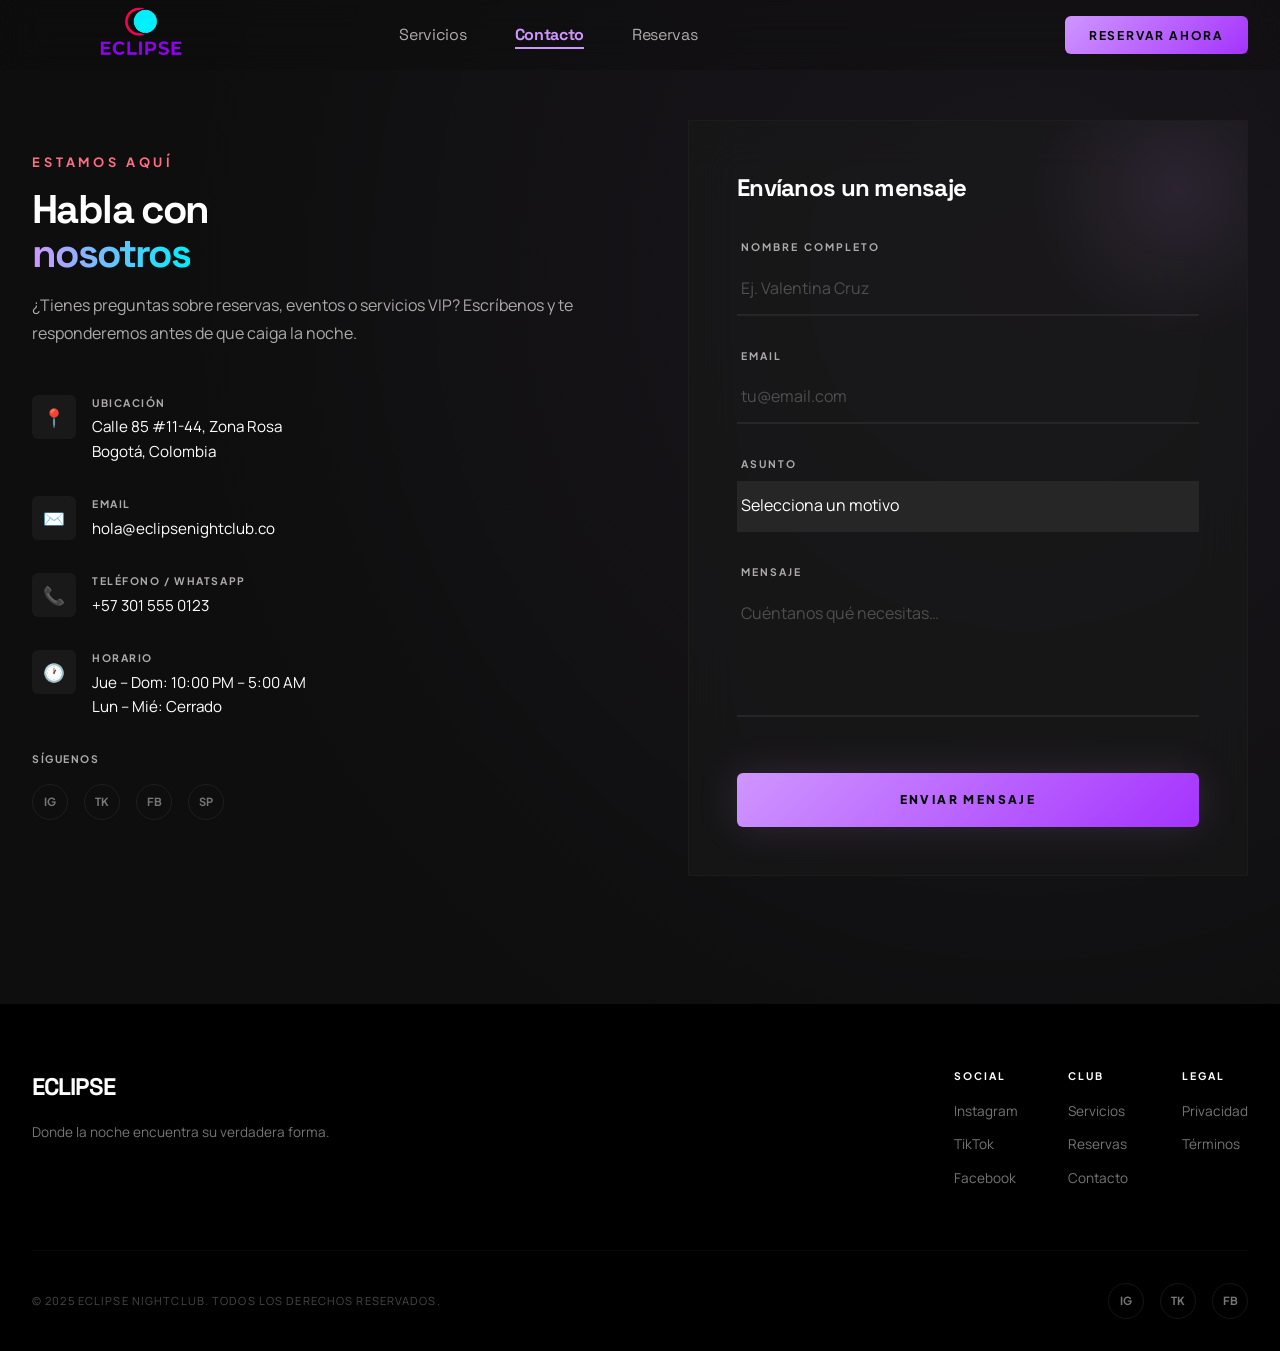
<file: contacto.html>
<!DOCTYPE html>
<html lang="es" class="dark">
<head>
  <meta charset="UTF-8" />
  <meta name="viewport" content="width=device-width, initial-scale=1.0" />
  <title>ECLIPSE — Contacto</title>
  <meta name="description" content="Contáctanos. Estamos aquí para hacer de tu noche algo extraordinario." />
  <link rel="preconnect" href="https://fonts.googleapis.com" />
  <link rel="preconnect" href="https://fonts.gstatic.com" crossorigin />
  <link href="https://fonts.googleapis.com/css2?family=Space+Grotesk:wght@300;400;500;600;700&family=Manrope:wght@300;400;500;600;700&family=Plus+Jakarta+Sans:wght@400;500;600;700&display=swap" rel="stylesheet" />
  <link rel="stylesheet" href="styles.css" />
</head>
<body style="background:radial-gradient(ellipse at 80% 20%, rgba(207,150,255,0.06) 0%, transparent 60%), var(--surface-dim);">

<!-- NAV -->
<nav class="nav" role="navigation" aria-label="Navegación principal">
  <div class="nav__inner">
    <a href="index.html" class="nav__logo"></a>
  <img src="img/logoEclipse.png" alt="ECLIPSE logo" class="nav__logo-img">
  </a>
    <ul class="nav__links" role="list">
      <li><a href="servicios.html">Servicios</a></li>
      <li><a href="contacto.html" class="active">Contacto</a></li>
      <li><a href="reservas.html">Reservas</a></li>
    </ul>
    <a href="reservas.html" class="nav__cta">Reservar ahora</a>
    <button class="nav__hamburger" aria-label="Abrir menú" aria-expanded="false">
      <span></span><span></span><span></span>
    </button>
  </div>
  <div class="nav__mobile-menu">
    <a href="servicios.html">Servicios</a>
    <a href="contacto.html" class="active">Contacto</a>
    <a href="reservas.html">Reservas</a>
    <a href="reservas.html" class="nav__cta" style="margin-top:0.5rem;">Reservar ahora</a>
  </div>
</nav>

<!-- MAIN LAYOUT -->
<main>
  <div class="contacto-layout">

    <!-- LEFT: Info -->
    <div class="contacto-info animate-fade-in-up">
      <span class="section-eyebrow">Estamos aquí</span>
      <h1 class="contacto-info__title">
        Habla con<br />
        <span style="background:linear-gradient(90deg,var(--primary),var(--secondary));-webkit-background-clip:text;-webkit-text-fill-color:transparent;background-clip:text;">nosotros</span>
      </h1>
      <p class="contacto-info__subtitle">
        ¿Tienes preguntas sobre reservas, eventos o servicios VIP? Escríbenos y te responderemos antes de que caiga la noche.
      </p>

      <div class="contacto-item">
        <div class="contacto-item__icon">📍</div>
        <div>
          <p class="contacto-item__label">Ubicación</p>
          <p class="contacto-item__value">Calle 85 #11-44, Zona Rosa<br />Bogotá, Colombia</p>
        </div>
      </div>

      <div class="contacto-item">
        <div class="contacto-item__icon">✉️</div>
        <div>
          <p class="contacto-item__label">Email</p>
          <p class="contacto-item__value">hola@eclipsenightclub.co</p>
        </div>
      </div>

      <div class="contacto-item">
        <div class="contacto-item__icon">📞</div>
        <div>
          <p class="contacto-item__label">Teléfono / WhatsApp</p>
          <p class="contacto-item__value">+57 301 555 0123</p>
        </div>
      </div>

      <div class="contacto-item">
        <div class="contacto-item__icon">🕐</div>
        <div>
          <p class="contacto-item__label">Horario</p>
          <p class="contacto-item__value">Jue – Dom: 10:00 PM – 5:00 AM<br />Lun – Mié: Cerrado</p>
        </div>
      </div>

      <!-- Social links -->
      <div style="margin-top:var(--space-8);">
        <p class="contacto-item__label" style="margin-bottom:var(--space-4);">Síguenos</p>
        <div class="footer__socials">
          <a href="#" class="footer__social-link" aria-label="Instagram">IG</a>
          <a href="#" class="footer__social-link" aria-label="TikTok">TK</a>
          <a href="#" class="footer__social-link" aria-label="Facebook">FB</a>
          <a href="#" class="footer__social-link" aria-label="Spotify">SP</a>
        </div>
      </div>
    </div>

    <!-- RIGHT: Form -->
    <div class="contacto-form-wrapper animate-fade-in-up delay-1">
      <h2 style="font-family:var(--font-headline);font-size:1.5rem;font-weight:700;letter-spacing:-0.03em;color:#fff;margin-bottom:var(--space-8);">
        Envíanos un mensaje
      </h2>

      <form id="contact-form" novalidate>

        <div class="form-field">
          <label class="form-label" for="c-nombre">Nombre completo</label>
          <input
            class="form-input"
            type="text"
            id="c-nombre"
            name="nombre"
            placeholder="Ej. Valentina Cruz"
            autocomplete="name"
            data-required
          />
          <p class="form-error-msg" id="c-nombre-error" role="alert"></p>
        </div>

        <div class="form-field">
          <label class="form-label" for="c-email">Email</label>
          <input
            class="form-input"
            type="email"
            id="c-email"
            name="email"
            placeholder="tu@email.com"
            autocomplete="email"
            data-required
          />
          <p class="form-error-msg" id="c-email-error" role="alert"></p>
        </div>

        <div class="form-field">
          <label class="form-label" for="c-asunto">Asunto</label>
          <select class="form-select" id="c-asunto" name="asunto">
            <option value="">Selecciona un motivo</option>
            <option value="reserva">Información sobre reservas</option>
            <option value="vip">Mesa VIP</option>
            <option value="evento">Evento privado</option>
            <option value="prensa">Prensa y medios</option>
            <option value="otro">Otro</option>
          </select>
        </div>

        <div class="form-field">
          <label class="form-label" for="c-mensaje">Mensaje</label>
          <textarea
            class="form-textarea"
            id="c-mensaje"
            name="mensaje"
            placeholder="Cuéntanos qué necesitas…"
            rows="4"
            data-required
          ></textarea>
          <p class="form-error-msg" id="c-mensaje-error" role="alert"></p>
        </div>

        <button type="submit" class="btn-primary contact-submit-btn" style="width:100%;justify-content:center;margin-top:var(--space-4);">
          Enviar mensaje
        </button>

      </form>
    </div>

  </div>
</main>

<!-- FOOTER -->
<footer class="footer">
  <div class="footer__inner">
    <div class="footer__top">
      <div class="footer__brand">
        <p class="footer__logo">ECLIPSE</p>
        <p class="footer__tagline">Donde la noche encuentra su verdadera forma.</p>
      </div>
      <nav class="footer__links">
        <div class="footer__col">
          <span class="footer__col-title">Social</span>
          <a href="#">Instagram</a>
          <a href="#">TikTok</a>
          <a href="#">Facebook</a>
        </div>
        <div class="footer__col">
          <span class="footer__col-title">Club</span>
          <a href="servicios.html">Servicios</a>
          <a href="reservas.html">Reservas</a>
          <a href="contacto.html">Contacto</a>
        </div>
        <div class="footer__col">
          <span class="footer__col-title">Legal</span>
          <a href="#">Privacidad</a>
          <a href="#">Términos</a>
        </div>
      </nav>
    </div>
    <div class="footer__bottom">
      <p class="footer__copy">&copy; 2025 Eclipse Nightclub. Todos los derechos reservados.</p>
      <div class="footer__socials">
        <a href="#" class="footer__social-link" aria-label="Instagram">IG</a>
        <a href="#" class="footer__social-link" aria-label="TikTok">TK</a>
        <a href="#" class="footer__social-link" aria-label="Facebook">FB</a>
      </div>
    </div>
  </div>
</footer>

<script src="script.js"></script>
</body>
</html>
</file>
<file: styles.css>
/* ============================================================
   ECLIPSE NIGHTCLUB — Global Stylesheet
   Design System: The Nocturnal High-End Editorial
   ============================================================ */

/* ---------- Google Fonts ---------- */
@import url('https://fonts.googleapis.com/css2?family=Space+Grotesk:wght@300;400;500;600;700&family=Manrope:wght@300;400;500;600;700&family=Plus+Jakarta+Sans:wght@400;500;600;700&display=swap');

/* ---------- CSS Variables ---------- */
:root {
  /* Surfaces */
  --surface-dim:              #0e0e0e;
  --surface:                  #0e0e0e;
  --surface-container-lowest: #000000;
  --surface-container-low:    #131313;
  --surface-container:        #1a1919;
  --surface-container-high:   #201f1f;
  --surface-container-highest:#262626;
  --surface-bright:           #ffffff;
  --surface-variant:          #262626;

  /* Brand Colors */
  --primary:        #cf96ff;
  --primary-dim:    #a533ff;
  --secondary:      #00eefc;
  --secondary-dim:  #00deec;
  --tertiary:       #ff6e81;
  --tertiary-dim:   #e7004c;

  /* On-Colors */
  --on-surface:          #ffffff;
  --on-surface-variant:  #adaaaa;
  --on-primary-fixed:    #000000;
  --on-background:       #ffffff;

  /* Outline */
  --outline:         #777575;
  --outline-variant: #494847;

  /* Error */
  --error: #ff6e84;

  /* Typography */
  --font-headline: 'Space Grotesk', sans-serif;
  --font-body:     'Manrope', sans-serif;
  --font-label:    'Plus Jakarta Sans', sans-serif;

  /* Spacing Scale */
  --space-1: 0.25rem;
  --space-2: 0.5rem;
  --space-3: 0.75rem;
  --space-4: 1rem;
  --space-6: 1.5rem;
  --space-8: 2rem;
  --space-12: 3rem;
  --space-16: 4rem;
  --space-24: 6rem;
  --space-32: 8rem;

  /* Radii */
  --radius-sm:   0.125rem;
  --radius-md:   0.375rem;
  --radius-lg:   0.5rem;
  --radius-full: 9999px;
}

/* ---------- Reset & Base ---------- */
*, *::before, *::after { box-sizing: border-box; margin: 0; padding: 0; }

html { scroll-behavior: smooth; }

body {
  background-color: var(--surface-dim);
  color: var(--on-surface);
  font-family: var(--font-body);
  font-size: 1rem;
  line-height: 1.6;
  overflow-x: hidden;
  -webkit-font-smoothing: antialiased;
}

::selection { background: rgba(207, 150, 255, 0.3); color: #fff; }

img { display: block; max-width: 100%; }
a  { text-decoration: none; color: inherit; }
ul, ol { list-style: none; }
button { cursor: pointer; border: none; background: none; font: inherit; }
input, select, textarea { font: inherit; }

/* ---------- Typography Helpers ---------- */
.font-headline { font-family: var(--font-headline); }
.font-body     { font-family: var(--font-body); }
.font-label    { font-family: var(--font-label); }

/* ---------- Layout Helpers ---------- */
.container {
  max-width: 1280px;
  margin: 0 auto;
  padding: 0 var(--space-8);
}

/* ============================================================
   NAVIGATION
   ============================================================ */
.nav {
  position: fixed;
  top: 0;
  left: 0;
  width: 100%;
  z-index: 100;
  background: rgba(14, 14, 14, 0.4);
  backdrop-filter: blur(20px);
  -webkit-backdrop-filter: blur(20px);
  transition: background 0.3s ease;
}

.nav.scrolled {
  background: rgba(14, 14, 14, 0.85);
}



.nav__inner {
  display: flex;
  align-items: center;
  justify-content: space-between;
  padding: var(--space-4) var(--space-8);
  max-width: 1280px;
  margin: 0 auto;
}

.nav__logo-img {
  height: 200px;
  width: auto;
  display: block;
  position: absolute;
  margin: 10px
}

.nav__links {
  display: flex;
  align-items: center;
  gap: var(--space-12);
}

.nav__links a {
  font-family: var(--font-headline);
  font-size: 1rem;
  letter-spacing: -0.02em;
  color: var(--on-surface-variant);
  transition: color 0.2s ease;
}

.nav__links a:hover { color: #fff; }

.nav__links a.active {
  color: var(--primary);
  font-weight: 700;
  border-bottom: 2px solid var(--primary);
  padding-bottom: 2px;
}

.nav__cta {
  background: linear-gradient(135deg, var(--primary), var(--primary-dim));
  color: var(--on-primary-fixed);
  font-family: var(--font-label);
  font-size: 0.75rem;
  font-weight: 700;
  letter-spacing: 0.15em;
  text-transform: uppercase;
  padding: 0.6rem 1.5rem;
  border-radius: var(--radius-md);
  transition: transform 0.2s ease, box-shadow 0.2s ease;
}

.nav__cta:hover {
  transform: translateY(-1px);
  box-shadow: 0 8px 30px rgba(207, 150, 255, 0.35);
}

.nav__cta:active { transform: scale(0.96); }

/* Hamburger */
.nav__hamburger {
  display: none;
  flex-direction: column;
  gap: 5px;
  padding: 4px;
}

.nav__hamburger span {
  display: block;
  width: 24px;
  height: 2px;
  background: #fff;
  transition: transform 0.3s ease, opacity 0.3s ease;
}

.nav__mobile-menu {
  display: none;
  flex-direction: column;
  gap: var(--space-4);
  padding: var(--space-6) var(--space-8);
  background: rgba(14, 14, 14, 0.95);
  backdrop-filter: blur(20px);
}

.nav__mobile-menu a {
  font-family: var(--font-headline);
  font-size: 1rem;
  color: var(--on-surface-variant);
  transition: color 0.2s;
}

.nav__mobile-menu a:hover,
.nav__mobile-menu a.active { color: var(--primary); }

.nav__mobile-menu .nav__cta { width: fit-content; }

/* ============================================================
   HERO
   ============================================================ */
.hero {
  position: relative;
  min-height: 100vh;
  display: flex;
  align-items: center;
  overflow: hidden;
}

.hero__bg {
  position: absolute;
  inset: 0;
  z-index: 0;
}

.hero__bg img {
  width: 100%;
  height: 100%;
  object-fit: cover;
}

.hero__overlay {
  position: absolute;
  inset: 0;
  background: linear-gradient(to bottom, rgba(14,14,14,0.35) 0%, rgba(14,14,14,1) 100%);
}

.hero__content {
  position: relative;
  z-index: 10;
  padding: 0 var(--space-8);
  max-width: 900px;
  padding-left: clamp(2rem, 8vw, 10rem);
}

.hero__eyebrow {
  display: flex;
  align-items: center;
  gap: var(--space-3);
  margin-bottom: var(--space-6);
}

.hero__eyebrow-dot {
  width: 0.75rem;
  height: 0.75rem;
  border-radius: var(--radius-full);
  background: var(--secondary);
  animation: pulse 2s cubic-bezier(0.4,0,0.6,1) infinite;
}

.hero__eyebrow-text {
  font-family: var(--font-label);
  font-size: 0.7rem;
  font-weight: 700;
  letter-spacing: 0.2em;
  text-transform: uppercase;
  color: var(--secondary);
}

.hero__title {
  font-family: var(--font-headline);
  font-size: clamp(3rem, 10vw, 7rem);
  font-weight: 700;
  letter-spacing: -0.04em;
  line-height: 0.9;
  color: var(--on-surface);
  margin-bottom: var(--space-8);
}

.hero__title span {
  background: linear-gradient(90deg, var(--primary), var(--secondary));
  -webkit-background-clip: text;
  -webkit-text-fill-color: transparent;
  background-clip: text;
}

.hero__subtitle {
  font-size: 1.125rem;
  color: var(--on-surface-variant);
  max-width: 480px;
  margin-bottom: var(--space-12);
  line-height: 1.7;
}

.hero__actions {
  display: flex;
  flex-wrap: wrap;
  gap: var(--space-6);
}

/* ============================================================
   BUTTONS
   ============================================================ */
.btn-primary {
  background: linear-gradient(135deg, var(--primary), var(--primary-dim));
  color: var(--on-primary-fixed);
  font-family: var(--font-label);
  font-size: 0.75rem;
  font-weight: 800;
  letter-spacing: 0.2em;
  text-transform: uppercase;
  padding: 1.1rem 2.5rem;
  border-radius: var(--radius-md);
  display: inline-flex;
  align-items: center;
  gap: var(--space-2);
  box-shadow: 0 0 40px rgba(207, 150, 255, 0.15);
  transition: box-shadow 0.3s ease, transform 0.2s ease;
}

.btn-primary:hover {
  box-shadow: 0 15px 50px rgba(207, 150, 255, 0.4);
  transform: translateY(-2px);
}

.btn-primary:active { transform: scale(0.97); }

.btn-secondary {
  border: 1px solid rgba(73, 72, 71, 0.3);
  color: var(--secondary);
  font-family: var(--font-label);
  font-size: 0.75rem;
  font-weight: 800;
  letter-spacing: 0.2em;
  text-transform: uppercase;
  padding: 1.1rem 2.5rem;
  border-radius: var(--radius-md);
  display: inline-flex;
  align-items: center;
  gap: var(--space-2);
  transition: background 0.3s ease, transform 0.2s ease;
}

.btn-secondary:hover {
  background: rgba(0, 238, 252, 0.06);
  transform: translateY(-2px);
}

.btn-ghost {
  color: var(--secondary);
  font-family: var(--font-label);
  font-size: 0.75rem;
  font-weight: 700;
  letter-spacing: 0.2em;
  text-transform: uppercase;
  display: inline-flex;
  align-items: center;
  gap: var(--space-3);
  transition: gap 0.3s ease;
}

.btn-ghost:hover { gap: var(--space-4); }

.btn-ghost svg { transition: transform 0.3s ease; }
.btn-ghost:hover svg { transform: translateX(4px); }

/* ============================================================
   SECTION SHARED
   ============================================================ */
.section-eyebrow {
  display: block;
  font-family: var(--font-label);
  font-size: 0.80rem;
  font-weight: 700;
  letter-spacing: 0.3em;
  text-transform: uppercase;
  color: var(--tertiary);
  margin-bottom: var(--space-4);
}

.section-title {
  font-family: var(--font-headline);
  font-size: clamp(2.5rem, 5vw, 4rem);
  font-weight: 700;
  letter-spacing: -0.04em;
  color: #fff;
  line-height: 1;
  margin-bottom: var(--space-6);
}

.section-title em {
  font-style: italic;
  font-weight: 300;
  color: var(--on-surface-variant);
}

/* ============================================================
   EXPERIENCIAS / TESTIMONIOS
   ============================================================ */
.experiencias {
  padding: var(--space-32) var(--space-8);
  background: var(--surface-dim);
}

.experiencias__header {
  display: flex;
  justify-content: space-between;
  align-items: flex-end;
  margin-bottom: var(--space-24);
  gap: var(--space-8);
  max-width: 1280px;
  margin-left: auto;
  margin-right: auto;
}

.experiencias__header-left { max-width: 600px; }

.bento-grid {
  max-width: 1280px;
  margin: 0 auto;
  display: grid;
  grid-template-columns: repeat(12, 1fr);
  gap: var(--space-6);
}

.bento-card {
  position: relative;
  overflow: hidden;
  border-radius: var(--radius-lg);
  background: var(--surface-container);
}

.bento-card--wide  { grid-column: span 8; height: 500px; }
.bento-card--narrow { grid-column: span 4; height: 500px; }
.bento-card--third { grid-column: span 4; height: 300px; }

.bento-card__img {
  position: absolute;
  inset: 0;
  width: 100%;
  height: 100%;
  object-fit: cover;
  transition: transform 0.7s ease;
}

.bento-card:hover .bento-card__img { transform: scale(1.08); }

.bento-card--narrow .bento-card__img {
  filter: grayscale(1);
  transition: transform 0.7s ease, filter 0.7s ease;
}

.bento-card--narrow:hover .bento-card__img {
  filter: grayscale(0);
  transform: scale(1.08);
}

.bento-card__overlay {
  position: absolute;
  inset: 0;
  background: linear-gradient(to top, rgba(14,14,14,1) 0%, rgba(14,14,14,0.2) 60%, transparent 100%);
}

.bento-card__body {
  position: absolute;
  bottom: 0;
  padding: 2.5rem;
}

.bento-card__stars {
  display: flex;
  gap: 2px;
  color: var(--tertiary);
  margin-bottom: var(--space-4);
  font-size: 1.1rem;
}

.bento-card__quote {
  font-family: var(--font-headline);
  font-size: clamp(1.1rem, 2vw, 1.5rem);
  font-weight: 500;
  font-style: italic;
  color: #fff;
  line-height: 1.4;
  margin-bottom: var(--space-6);
}

.bento-card--narrow .bento-card__quote { font-size: 1.1rem; }

.bento-card__author {
  display: flex;
  align-items: center;
  gap: var(--space-4);
}

.bento-card__avatar {
  width: 48px;
  height: 48px;
  border-radius: var(--radius-full);
  overflow: hidden;
  border: 1px solid rgba(207, 150, 255, 0.3);
  flex-shrink: 0;
}

.bento-card__avatar img { width: 100%; height: 100%; object-fit: cover; }

.bento-card__name {
  font-family: var(--font-label);
  font-size: 0.75rem;
  font-weight: 700;
  color: #fff;
  text-transform: uppercase;
  letter-spacing: 0.1em;
}

.bento-card__role {
  font-size: 0.7rem;
  color: var(--on-surface-variant);
  margin-top: 2px;
}

/* Third card (minimal) */
.bento-card--minimal {
  grid-column: span 12;
  height: auto;
  padding: var(--space-8);
  background: var(--surface-container);
  border-radius: var(--radius-lg);
  display: flex;
  align-items: center;
  gap: var(--space-8);
  cursor: default;
}

/* ============================================================
   FOOTER
   ============================================================ */
.footer {
  background: var(--surface-container-lowest);
  padding: var(--space-16) var(--space-8) var(--space-8);
}

.footer__inner {
  max-width: 1280px;
  margin: 0 auto;
  display: flex;
  flex-direction: column;
  gap: var(--space-12);
}

.footer__top {
  display: flex;
  justify-content: space-between;
  align-items: flex-start;
  gap: var(--space-12);
  flex-wrap: wrap;
}

.footer__brand { max-width: 300px; }

.footer__logo {
  font-family: var(--font-headline);
  font-size: 1.5rem;
  font-weight: 700;
  color: #fff;
  letter-spacing: -0.04em;
  margin-bottom: var(--space-4);
}

.footer__tagline {
  font-size: 0.85rem;
  color: var(--outline);
  line-height: 1.6;
}

.footer__links {
  display: grid;
  grid-template-columns: repeat(3, 1fr);
  gap: var(--space-12);
}

.footer__col-title {
  font-family: var(--font-label);
  font-size: 0.65rem;
  font-weight: 700;
  letter-spacing: 0.2em;
  text-transform: uppercase;
  color: #fff;
  margin-bottom: var(--space-4);
  display: block;
}

.footer__col a {
  display: block;
  font-size: 0.85rem;
  color: var(--outline);
  margin-bottom: var(--space-3);
  transition: color 0.2s;
}

.footer__col a:hover { color: var(--secondary); }

.footer__bottom {
  display: flex;
  justify-content: space-between;
  align-items: center;
  padding-top: var(--space-8);
  border-top: 1px solid rgba(73,72,71,0.15);
  flex-wrap: wrap;
  gap: var(--space-4);
}

.footer__copy {
  font-size: 0.7rem;
  color: var(--outline-variant);
  letter-spacing: 0.1em;
  text-transform: uppercase;
}

.footer__socials {
  display: flex;
  gap: var(--space-4);
}

.footer__social-link {
  width: 36px;
  height: 36px;
  border-radius: var(--radius-full);
  border: 1px solid rgba(73,72,71,0.3);
  display: flex;
  align-items: center;
  justify-content: center;
  color: var(--outline);
  font-size: 0.7rem;
  font-family: var(--font-label);
  font-weight: 700;
  transition: border-color 0.2s, color 0.2s, background 0.2s;
}

.footer__social-link:hover {
  border-color: var(--secondary);
  color: var(--secondary);
  background: rgba(0, 238, 252, 0.05);
}

/* ============================================================
   ANIMATIONS
   ============================================================ */
@keyframes pulse {
  0%, 100% { opacity: 1; }
  50%       { opacity: 0.35; }
}

@keyframes fadeInUp {
  from { opacity: 0; transform: translateY(30px); }
  to   { opacity: 1; transform: translateY(0); }
}

@keyframes fadeIn {
  from { opacity: 0; }
  to   { opacity: 1; }
}

@keyframes shimmer {
  0%   { background-position: -200% center; }
  100% { background-position: 200% center; }
}

@keyframes confirmBounce {
  0%   { transform: scale(0.7); opacity: 0; }
  60%  { transform: scale(1.08); }
  100% { transform: scale(1);    opacity: 1; }
}

.animate-fade-in-up {
  animation: fadeInUp 0.7s ease both;
}

/* Stagger delays */
.delay-1 { animation-delay: 0.15s; }
.delay-2 { animation-delay: 0.3s; }
.delay-3 { animation-delay: 0.45s; }
.delay-4 { animation-delay: 0.6s; }

/* Scroll-reveal */
.reveal {
  opacity: 0;
  transform: translateY(28px);
  transition: opacity 0.7s ease, transform 0.7s ease;
}

.reveal.visible {
  opacity: 1;
  transform: none;
}

/* ============================================================
   PAGE: SERVICIOS
   ============================================================ */
.page-hero {
  padding-top: 120px;
  padding-bottom: var(--space-32);
  padding-left: var(--space-8);
  padding-right: var(--space-8);
  background: radial-gradient(ellipse at 50% 0%, rgba(207,150,255,0.08) 0%, transparent 70%);
  text-align: center;
}

.page-hero__title {
  font-family: var(--font-headline);
  font-size: clamp(3rem, 8vw, 6rem);
  font-weight: 700;
  letter-spacing: -0.04em;
  line-height: 0.95;
  color: #fff;
  margin-bottom: var(--space-6);
}

.page-hero__subtitle {
  font-size: 1.1rem;
  color: var(--on-surface-variant);
  max-width: 560px;
  margin: 0 auto;
  line-height: 1.7;
}

.servicios-section {
  padding: var(--space-24) var(--space-8);
}

.servicios-section:nth-child(even) {
  background: var(--surface-container-low);
}

.servicios-section__inner {
  max-width: 1280px;
  margin: 0 auto;
}

.servicios-section__grid {
  display: grid;
  grid-template-columns: repeat(auto-fit, minmax(300px, 1fr));
  gap: var(--space-6);
  margin-top: var(--space-12);
}

/* Service Cards */
.service-card {
  background: var(--surface-container);
  border-radius: var(--radius-lg);
  overflow: hidden;
  transition: transform 0.3s ease, box-shadow 0.3s ease;
}

.service-card:hover {
  transform: translateY(-6px);
  box-shadow: 0 20px 60px rgba(0,0,0,0.4);
}

.service-card__img-wrap {
  position: relative;
  height: 240px;
  overflow: hidden;
}

.service-card__img-wrap img {
  width: 100%;
  height: 100%;
  object-fit: cover;
  transition: transform 0.5s ease;
}

.service-card:hover .service-card__img-wrap img {
  transform: scale(1.06);
}

.service-card__img-overlay {
  position: absolute;
  inset: 0;
  background: linear-gradient(to top, var(--surface-container) 0%, transparent 60%);
}

.service-card__badge {
  position: absolute;
  top: var(--space-4);
  right: var(--space-4);
  background: rgba(14,14,14,0.7);
  backdrop-filter: blur(10px);
  border: 1px solid rgba(207,150,255,0.2);
  border-radius: var(--radius-full);
  padding: 4px 12px;
  font-family: var(--font-label);
  font-size: 0.6rem;
  font-weight: 700;
  letter-spacing: 0.15em;
  text-transform: uppercase;
  color: var(--primary);
}

.service-card__body {
  padding: var(--space-6);
}

.service-card__title {
  font-family: var(--font-headline);
  font-size: 1.25rem;
  font-weight: 700;
  letter-spacing: -0.02em;
  color: #fff;
  margin-bottom: var(--space-3);
}

.service-card__desc {
  font-size: 0.875rem;
  color: var(--on-surface-variant);
  line-height: 1.6;
  margin-bottom: var(--space-6);
}

.service-card__cta {
  display: inline-flex;
  align-items: center;
  gap: var(--space-2);
  font-family: var(--font-label);
  font-size: 0.65rem;
  font-weight: 700;
  letter-spacing: 0.2em;
  text-transform: uppercase;
  color: var(--primary);
  transition: gap 0.3s ease;
}

.service-card__cta:hover { gap: var(--space-4); }

/* DJ cards with larger accents */
.dj-card {
  background: var(--surface-container);
  border-radius: var(--radius-lg);
  overflow: hidden;
  display: flex;
  gap: var(--space-6);
  padding: var(--space-6);
  align-items: center;
  transition: background 0.2s ease;
}

.dj-card:hover { background: var(--surface-container-high); }

.dj-card__avatar {
  width: 80px;
  height: 80px;
  border-radius: var(--radius-full);
  overflow: hidden;
  flex-shrink: 0;
  border: 2px solid rgba(207,150,255,0.3);
}

.dj-card__avatar img { width: 100%; height: 100%; object-fit: cover; }

.dj-card__name {
  font-family: var(--font-headline);
  font-size: 1.1rem;
  font-weight: 700;
  color: #fff;
  margin-bottom: 4px;
}

.dj-card__genre {
  font-family: var(--font-label);
  font-size: 0.65rem;
  letter-spacing: 0.15em;
  text-transform: uppercase;
  color: var(--secondary);
  margin-bottom: var(--space-2);
}

.dj-card__desc {
  font-size: 0.8rem;
  color: var(--on-surface-variant);
}

/* Pulse indicator */
.pulse-indicator {
  display: inline-flex;
  align-items: center;
  gap: var(--space-2);
}

.pulse-indicator__dot {
  width: 8px;
  height: 8px;
  border-radius: var(--radius-full);
  background: var(--secondary);
  animation: pulse 2s ease infinite;
}

/* ============================================================
   PAGE: CONTACTO
   ============================================================ */
.contacto-layout {
  max-width: 1280px;
  margin: 0 auto;
  padding: 120px var(--space-8) var(--space-32);
  display: grid;
  grid-template-columns: 1fr 1fr;
  gap: var(--space-24);
  align-items: start;
}

.contacto-form-wrapper {
  position: relative;
  background: rgba(26,25,25,0.6);
  backdrop-filter: blur(24px);
  border-radius: var(--radius-xl);
  border: 1px solid rgba(73,72,71,0.12);
  padding: var(--space-12);
  overflow: hidden;
}

.contacto-form-wrapper::before {
  content: '';
  position: absolute;
  top: -80px;
  right: -80px;
  width: 300px;
  height: 300px;
  background: radial-gradient(circle, rgba(207,150,255,0.1), transparent 70%);
  pointer-events: none;
}

/* ---------- Form shared styles ---------- */
.form-field {
  margin-bottom: var(--space-8);
}

.form-label {
  display: block;
  font-family: var(--font-label);
  font-size: 0.65rem;
  font-weight: 700;
  letter-spacing: 0.2em;
  text-transform: uppercase;
  color: var(--on-surface-variant);
  margin-bottom: var(--space-2);
  margin-left: 4px;
}

.form-input,
.form-select,
.form-textarea {
  width: 100%;
  background: transparent;
  border: none;
  border-bottom: 2px solid var(--surface-variant);
  color: var(--on-surface);
  font-family: var(--font-body);
  font-size: 1rem;
  padding: 0.75rem 4px;
  outline: none;
  transition: border-color 0.3s ease, box-shadow 0.3s ease;
  -webkit-appearance: none;
  color-scheme: dark;
}

.form-input::placeholder,
.form-textarea::placeholder { color: rgba(117,117,117,0.6); }

.form-input:focus,
.form-select:focus,
.form-textarea:focus {
  border-bottom-color: var(--primary);
  box-shadow: 0 4px 12px -4px rgba(207,150,255,0.25);
}

.form-input.error,
.form-select.error,
.form-textarea.error {
  border-bottom-color: var(--error);
}

.form-error-msg {
  font-family: var(--font-label);
  font-size: 0.65rem;
  color: var(--error);
  margin-top: var(--space-1);
  margin-left: 4px;
  letter-spacing: 0.05em;
  display: none;
}

.form-error-msg.visible { display: block; }

.form-textarea {
  resize: none;
  min-height: 120px;
}

.form-select {
  background: var(--surface-container-highest);
  border: none;
  border-bottom: 2px solid var(--surface-variant);
  cursor: pointer;
}

.form-select option {
  background: var(--surface-container);
  color: var(--on-surface);
}

.contacto-info {
  padding-top: var(--space-8);
}

.contacto-info__title {
  font-family: var(--font-headline);
  font-size: 2.5rem;
  font-weight: 700;
  letter-spacing: -0.04em;
  color: #fff;
  margin-bottom: var(--space-4);
  line-height: 1.1;
}

.contacto-info__subtitle {
  color: var(--on-surface-variant);
  font-size: 1rem;
  line-height: 1.7;
  margin-bottom: var(--space-12);
}

.contacto-item {
  display: flex;
  gap: var(--space-4);
  margin-bottom: var(--space-8);
}

.contacto-item__icon {
  width: 44px;
  height: 44px;
  border-radius: var(--radius-md);
  background: var(--surface-container);
  display: flex;
  align-items: center;
  justify-content: center;
  flex-shrink: 0;
  font-size: 1.1rem;
}

.contacto-item__label {
  font-family: var(--font-label);
  font-size: 0.65rem;
  font-weight: 700;
  letter-spacing: 0.15em;
  text-transform: uppercase;
  color: var(--on-surface-variant);
  margin-bottom: 4px;
}

.contacto-item__value {
  font-size: 0.95rem;
  color: #fff;
}

/* ============================================================
   PAGE: RESERVAS
   ============================================================ */
.reservas-bg {
  background-image:
    radial-gradient(at 0% 0%, rgba(207,150,255,0.12) 0%, transparent 50%),
    radial-gradient(at 100% 100%, rgba(0,238,252,0.08) 0%, transparent 50%);
}

.reservas-layout {
  max-width: 1280px;
  margin: 0 auto;
  padding: 120px var(--space-8) var(--space-32);
  display: grid;
  grid-template-columns: 5fr 7fr;
  gap: var(--space-16);
  align-items: center;
  min-height: 100vh;
}

.reservas-editorial {
  padding-top: var(--space-8);
}

.reservas-editorial__title {
  font-family: var(--font-headline);
  font-size: clamp(3.5rem, 6vw, 5.5rem);
  font-weight: 900;
  letter-spacing: -0.05em;
  line-height: 0.93;
  color: var(--surface-bright);
  margin-bottom: var(--space-6);
}

.reservas-editorial__title span { color: var(--primary); }

.reservas-editorial__desc {
  color: var(--on-surface-variant);
  font-size: 1.05rem;
  line-height: 1.7;
  max-width: 400px;
  margin-bottom: var(--space-12);
}

.reservas-benefit {
  display: flex;
  align-items: flex-start;
  gap: var(--space-4);
  margin-bottom: var(--space-6);
}

.reservas-benefit__icon {
  font-size: 1.2rem;
  flex-shrink: 0;
  margin-top: 2px;
}

.reservas-benefit__title {
  font-family: var(--font-headline);
  font-size: 0.95rem;
  font-weight: 700;
  color: #fff;
  margin-bottom: 2px;
}

.reservas-benefit__desc {
  font-size: 0.8rem;
  color: var(--on-surface-variant);
}

.reservas-form-card {
  position: relative;
  background: rgba(26,25,25,0.65);
  backdrop-filter: blur(28px);
  -webkit-backdrop-filter: blur(28px);
  border-radius: var(--radius-xl);
  border: 1px solid rgba(73,72,71,0.12);
  padding: clamp(2rem, 4vw, 3.5rem);
  overflow: hidden;
}

.reservas-form-card::before {
  content: '';
  position: absolute;
  top: -100px;
  right: -100px;
  width: 350px;
  height: 350px;
  background: radial-gradient(circle, rgba(207,150,255,0.08), transparent 70%);
  pointer-events: none;
  transition: background 0.5s ease;
}

.reservas-form-card:hover::before {
  background: radial-gradient(circle, rgba(207,150,255,0.15), transparent 70%);
}

/* Experience Selector */
.experience-grid {
  display: grid;
  grid-template-columns: repeat(3, 1fr);
  gap: var(--space-3);
}

.exp-btn {
  padding: var(--space-4);
  border-radius: var(--radius-lg);
  background: rgba(38,38,38,0.4);
  border: 1px solid rgba(73,72,71,0.12);
  text-align: center;
  cursor: pointer;
  transition: background 0.2s ease, border-color 0.2s ease, transform 0.15s ease;
}

.exp-btn:hover { transform: scale(0.98); }
.exp-btn:active { transform: scale(0.95); }

.exp-btn.active-vip {
  background: rgba(207,150,255,0.08);
  border-color: rgba(207,150,255,0.4);
}

.exp-btn.active-general {
  background: rgba(0,238,252,0.06);
  border-color: rgba(0,238,252,0.35);
}

.exp-btn.active-evento {
  background: rgba(255,110,129,0.06);
  border-color: rgba(255,110,129,0.35);
}

.exp-btn__name {
  font-family: var(--font-headline);
  font-size: 0.9rem;
  font-weight: 700;
  color: #fff;
  margin-bottom: 4px;
}

.exp-btn__sub {
  font-family: var(--font-label);
  font-size: 0.55rem;
  text-transform: uppercase;
  letter-spacing: 0.1em;
  color: var(--on-surface-variant);
}

/* Reservation summary */
.reserva-summary {
  background: var(--surface-container-low);
  border-radius: var(--radius-lg);
  padding: var(--space-6);
  margin-top: var(--space-6);
  border: 1px solid rgba(207,150,255,0.1);
  display: none;
  animation: fadeInUp 0.4s ease both;
}

.reserva-summary.visible { display: block; }

.reserva-summary__title {
  font-family: var(--font-label);
  font-size: 0.65rem;
  font-weight: 700;
  letter-spacing: 0.2em;
  text-transform: uppercase;
  color: var(--primary);
  margin-bottom: var(--space-4);
}

.reserva-summary__row {
  display: flex;
  justify-content: space-between;
  align-items: center;
  font-size: 0.85rem;
  color: var(--on-surface-variant);
  margin-bottom: var(--space-2);
}

.reserva-summary__row strong { color: #fff; font-weight: 600; }

.reserva-summary__vip-msg {
  margin-top: var(--space-4);
  padding: var(--space-3) var(--space-4);
  background: rgba(207,150,255,0.07);
  border-left: 3px solid var(--primary);
  border-radius: 0 var(--radius-sm) var(--radius-sm) 0;
  font-size: 0.8rem;
  color: var(--primary);
  font-family: var(--font-label);
  letter-spacing: 0.05em;
  display: none;
}

.reserva-summary__vip-msg.visible { display: block; }

/* Confirmation overlay */
.confirmation-overlay {
  position: fixed;
  inset: 0;
  z-index: 200;
  background: rgba(14,14,14,0.95);
  backdrop-filter: blur(20px);
  display: flex;
  align-items: center;
  justify-content: center;
  padding: var(--space-8);
  opacity: 0;
  pointer-events: none;
  transition: opacity 0.4s ease;
}

.confirmation-overlay.visible {
  opacity: 1;
  pointer-events: all;
}

.confirmation-card {
  text-align: center;
  max-width: 480px;
  padding: var(--space-16);
  border-radius: var(--radius-xl);
  background: var(--surface-container);
  border: 1px solid rgba(207,150,255,0.15);
  box-shadow: 0 0 80px rgba(207,150,255,0.1);
  animation: confirmBounce 0.5s cubic-bezier(0.34,1.56,0.64,1) both;
}

.confirmation-icon {
  font-size: 3rem;
  margin-bottom: var(--space-6);
  display: block;
}

.confirmation-title {
  font-family: var(--font-headline);
  font-size: 2rem;
  font-weight: 700;
  letter-spacing: -0.04em;
  color: #fff;
  margin-bottom: var(--space-4);
}

.confirmation-sub {
  font-size: 0.9rem;
  color: var(--on-surface-variant);
  line-height: 1.6;
  margin-bottom: var(--space-8);
}

.confirmation-code {
  font-family: var(--font-label);
  font-size: 0.65rem;
  letter-spacing: 0.3em;
  text-transform: uppercase;
  color: var(--secondary);
  margin-bottom: var(--space-8);
}

/* ============================================================
   GRID: 2-COL FORM
   ============================================================ */
.form-grid-2 {
  display: grid;
  grid-template-columns: 1fr 1fr;
  gap: 0 var(--space-8);
}

/* ============================================================
   RESPONSIVE
   ============================================================ */
@media (max-width: 1024px) {
  .reservas-layout { grid-template-columns: 1fr; }
  .reservas-editorial { padding-top: 0; }
  .contacto-layout { grid-template-columns: 1fr; }
}

@media (max-width: 768px) {
  .nav__links { display: none; }
  .nav__cta   { display: none; }
  .nav__hamburger { display: flex; }

  .hero__content { padding-left: var(--space-8); }

  .bento-grid { grid-template-columns: 1fr; }
  .bento-card--wide,
  .bento-card--narrow { grid-column: span 1; }

  .experiencias__header {
    flex-direction: column;
    align-items: flex-start;
    margin-bottom: var(--space-12);
  }

  .footer__links { grid-template-columns: repeat(2, 1fr); }
  .footer__top { flex-direction: column; }

  .servicios-section__grid { grid-template-columns: 1fr; }

  .form-grid-2 { grid-template-columns: 1fr; }

  .experience-grid { grid-template-columns: 1fr; }

  .bento-card--wide,
  .bento-card--narrow { height: 380px; }
}

@media (max-width: 480px) {
  .hero__title { font-size: 2.8rem; }
  .hero__actions { flex-direction: column; }
  .btn-primary, .btn-secondary { text-align: center; justify-content: center; }
  .reservas-form-card { padding: var(--space-8); }
}
</file>
